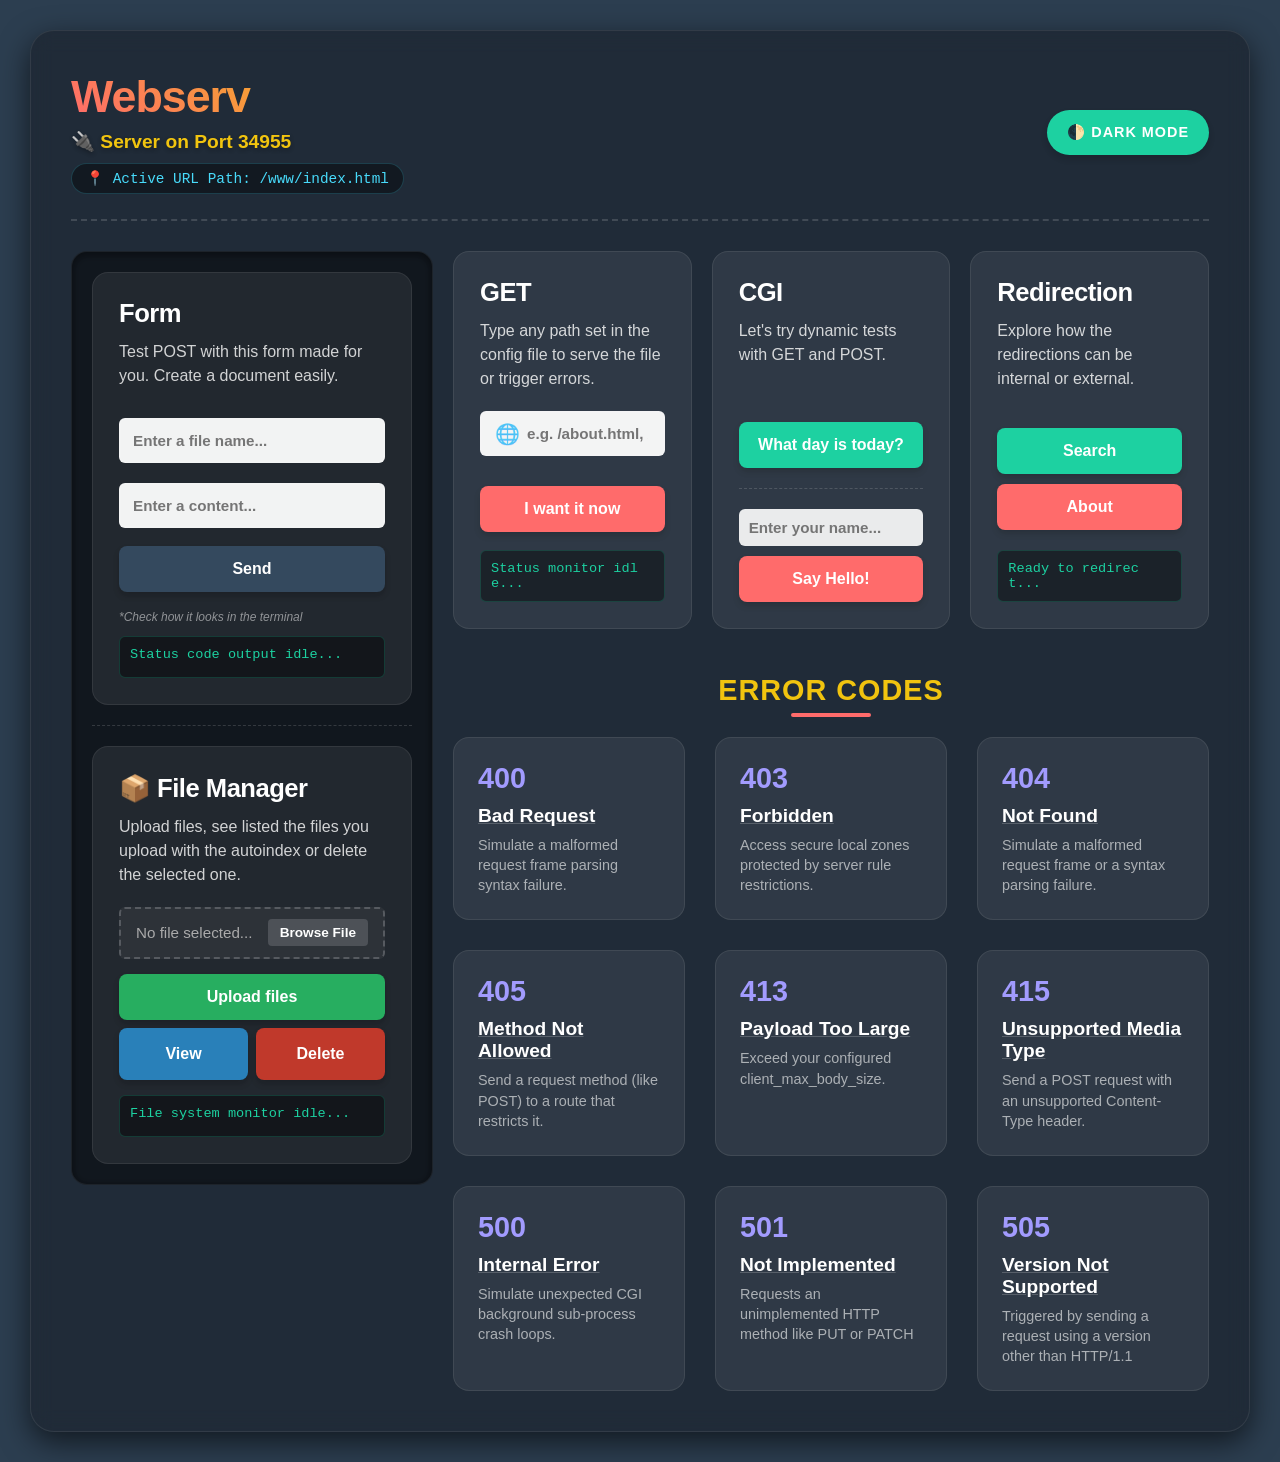
<file: www/index.html>
<!DOCTYPE html>

<html lang="en">

<head>

<meta charset="UTF-8">

<meta name="viewport" content="width=device-width, initial-scale=1.0">

<title>Webserv </title>

<link rel="icon" type="image/svg+xml" href="/favicon.ico">

   

<style>

:root {

/* Fun, Bold Typography Scale */

--main-font-family: 'Montserrat', 'Segoe UI', Roboto, Helvetica, Arial, sans-serif;

--font-size-base: 18px;

--font-size-h1: 2.8rem;

--font-size-h2: 1.6rem;

--font-size-h3: 1.8rem;

/* Universal Dark Mode Overwrite */

--dark-mode-bg: #0f0f11;

/* Dynamic Theme Backing States */

--dynamic-bg-color: #2c3e50;

--container-bg-color: rgba(15, 15, 20, 0.4);

--card-bg-color: rgba(255, 255, 255, 0.07);

--text-color-primary: #ffffff;

--text-color-accent: #f1c40f;

  

/* Vibrant Button Palette */

--btn-bg-standard: #ff6b6b;

--btn-bg-hover: #ff4747;

--btn-bg-alt: #48dbfb;

--btn-bg-alt-hover: #0abde3;

--btn-bg-error: #ee5253;

--btn-bg-toggle: #1dd1a1;

--btn-bg-toggle-hover: #10ac84;

  

/* Visual Layout Spacing macros */

--container-max-width: 1400px;

--card-border-radius: 16px;

--card-padding: 26px;

/* Distinct background for the persistent control sidebar wireframe */

--sidebar-wireframe-bg: rgba(0, 0, 0, 0.45);

}

</style>

  

<style>

body {

font-family: var(--main-font-family);

font-size: var(--font-size-base);

background-color: var(--dynamic-bg-color);

color: var(--text-color-primary);

margin: 0;

padding: 30px;

transition: background-color 0.4s cubic-bezier(0.175, 0.885, 0.32, 1.275);

}

  

.container {

max-width: var(--container-max-width);

margin: 0 auto;

background: var(--container-bg-color);

padding: 40px;

border-radius: calc(var(--card-border-radius) * 1.5);

box-shadow: 0 10px 30px rgba(0, 0, 0, 0.6);

backdrop-filter: blur(10px);

border: 1px solid rgba(255, 255, 255, 0.08);

}

  

/* Top Control Deck Frame */

.top-bar {

display: flex;

justify-content: space-between;

align-items: center;

border-bottom: 2px dashed rgba(255, 255, 255, 0.15);

padding-bottom: 25px;

margin-bottom: 30px;

}

  

.title-area h1 {

margin: 0 0 8px 0;

font-size: var(--font-size-h1);

font-weight: 900;

letter-spacing: -1px;

background: linear-gradient(45deg, #ff6b6b, #f1c40f);

-webkit-background-clip: text;

-webkit-text-fill-color: transparent;

}

.server-info {

font-weight: 700;

color: var(--text-color-accent);

font-size: 1.2rem;

text-shadow: 0 2px 4px rgba(0,0,0,0.3);

}

  

.live-tracker {

display: inline-block;

background: rgba(0, 0, 0, 0.4);

padding: 6px 14px;

border-radius: 20px;

font-family: monospace;

font-size: 0.9rem;

color: #48dbfb;

border: 1px solid rgba(72, 219, 251, 0.2);

margin-top: 10px;

}

  
/*
.visit-counter {

display: inline-block;

background: rgba(241, 196, 15, 0.15);

padding: 6px 14px;

border-radius: 20px;

font-family: monospace;

font-size: 0.9rem;

color: #f1c40f;

border: 1px solid rgba(241, 196, 15, 0.3);

margin-top: 10px;

margin-left: 10px;

}*/

  

.btn-toggle {

background: var(--btn-bg-toggle);

margin: 0;

font-size: 0.9rem;

text-transform: uppercase;

letter-spacing: 1px;

padding: 14px 20px;

border-radius: 30px;

}

.btn-toggle:hover { background: var(--btn-bg-toggle-hover); }

  

/* Two-column layout structure */

.main-workspace {

display: flex;

gap: 30px;

align-items: flex-start;

}

  

/* Sidebar Wireframe styled with a unique backing background color to separate duties */

.sidebar-wireframe {

flex: 0 0 360px;

background: var(--sidebar-wireframe-bg);

padding: 20px;

border-radius: var(--card-border-radius);

border: 1px solid rgba(255, 255, 255, 0.05);

box-shadow: inset 0 2px 10px rgba(0,0,0,0.5);

display: flex;

flex-direction: column;

gap: 20px;

position: sticky;

top: 30px;

}

  

.content-panel {

flex: 1;

}

  

.section-header {

font-size: var(--font-size-h3);

margin-top: 45px;

margin-bottom: 20px;

color: #f1c40f;

text-align: center;

font-weight: 800;

text-transform: uppercase;

letter-spacing: 1px;

position: relative;

padding-bottom: 10px;

}

.section-header::after {

content: '';

position: absolute;

bottom: 0;

left: 50%;

transform: translateX(-50%);

width: 80px;

height: 4px;

background: #ff6b6b;

border-radius: 2px;

}

  

/* Architectural structural layout for rows inside the grid block */

.horizontal-row-deck {

display: grid;

grid-template-columns: repeat(3, 1fr);

gap: 20px;

}

  

/* Image-Inspired Row Grid Layout for the Error Simulation System */

.error-grid-row {

display: grid;

grid-template-columns: repeat(3, 1fr);

gap: 30px;

margin-top: 20px;

}

  

.card {

background: var(--card-bg-color);

padding: var(--card-padding);

border-radius: var(--card-border-radius);

border: 1px solid rgba(255, 255, 255, 0.08);

display: flex;

flex-direction: column;

justify-content: space-between;

transform: translateY(0);

transition: transform 0.2s, box-shadow 0.2s;

}

/* HOVER CONTROL: to excluve inactive cards (.is-offline) */

.card:hover:not([style*="not-allowed"]):not(.error-list-item):not(.is-offline) {

transform: translateY(-4px);

box-shadow: 0 8px 20px rgba(0,0,0,0.3);

border-color: rgba(255,255,255,0.15);

}

  

/* Fixed helper selector pattern for inactive items */

.is-offline {

opacity: 0.40 !important;

pointer-events: none !important;

cursor: not-allowed !important;

}

/* Force every child element within the inactive card to inherit the lock cursor */

.is-offline *, .is-offline input, .is-offline button {

cursor: not-allowed !important;

}

  

/* Custom styling for image */

.error-list-item {

background: var(--card-bg-color);

padding: 24px;

border-radius: var(--card-border-radius);

border: 1px solid rgba(255, 255, 255, 0.08);

display: flex;

flex-direction: column;

text-decoration: none;

color: inherit;

transition: border-color 0.2s, transform 0.2s;

}

.error-list-item:hover {

border-color: var(--btn-bg-error);

transform: translateY(-3px);

box-shadow: 0 6px 15px rgba(238, 82, 83, 0.15);

}

.error-number-badge {

font-size: 1.8rem;

font-weight: 900;

color: #a29bfe;

margin-bottom: 10px;

}

.error-title-link {

font-size: 1.2rem;

font-weight: 700;

color: #ffffff;

margin-bottom: 8px;

text-decoration: underline;

text-decoration-color: rgba(255,255,255,0.2);

}

.error-list-item p {

margin: 0;

font-size: 0.9rem;

color: rgba(255,255,255,0.6);

line-height: 1.4;

}

  

.privacy-notice {

font-size: 0.75rem;

color: rgba(255, 255, 255, 0.5);

font-style: italic;

margin-top: 10px;

display: block;

line-height: 1.3;

}

  

.card h2 {

margin-top: 0;

font-size: var(--font-size-h2);

font-weight: 700;

letter-spacing: -0.5px;

color: #fff;

margin-bottom: 12px;

}

  

.card p {

margin-top: 0;

color: rgba(255,255,255,0.8);

font-size: 1rem;

line-height: 1.5;

margin-bottom: 20px;

}

  

/* Interactive Element Architecture */

a.btn, button, input[type="submit"] {

display: inline-block;

width: 100%;

padding: 14px;

margin: 8px 0;

background: var(--btn-bg-standard);

color: white;

text-decoration: none;

border-radius: 8px;

text-align: center;

font-weight: 800;

border: none;

cursor: pointer;

box-sizing: border-box;

font-size: 1rem;

transition: background 0.2s, transform 0.1s;

box-shadow: 0 4px 6px rgba(0,0,0,0.15);

}

  

a.btn:hover, button:hover { background: var(--btn-bg-hover); }

a.btn:active, button:active { transform: scale(0.97); }

.btn-alt { background: var(--btn-bg-alt); color: #1e272e; }

.btn-alt:hover { background: var(--btn-bg-alt-hover); color: white; }

  

.btn-error { background: var(--btn-bg-error); }

.btn-error:hover { background: rgba(238, 82, 82, 0.9); }

  

input[type="file"], input[type="text"] {

width: 100%;

padding: 12px;

margin: 10px 0;

border-radius: 6px;

border: 2px solid rgba(255,255,255,0.1);

box-sizing: border-box;

background: rgba(255,255,255,0.95);

color: #111;

font-weight: 600;

font-size: 0.95rem;

}

.status-box {

font-size: 0.85rem;

margin-top: 10px;

color: #1dd1a1;

font-family: 'Courier New', Courier, monospace;

background: rgba(0,0,0,0.4);

padding: 10px;

border-radius: 6px;

min-height: 20px;

word-break: break-all;

border: 1px solid rgba(29, 209, 161, 0.2);

}

</style>

</head>

<body>

  

<div class="container">

<div class="top-bar">

<div class="title-area">

<h1>Webserv</h1>

<div id="server-tag" class="server-info">Scanning connection port...</div>

<div class="live-tracker">📍 Active URL Path: <span id="current-path-tracker">/</span></div>

<!--<div class="visit-counter">🍪 Cookie Visits: <span id="cookie-visit-count">1</span></div>-->

</div>

<div class="theme-toggle-container">

<button id="theme-button" class="btn-toggle" onclick="toggleThemeMode()">🌓 Switch to Dark Mode</button>

</div>

</div>

  

<div class="main-workspace" style="display: flex; gap: 20px; align-items: flex-start;">

  

<div class="sidebar-wireframe" style="flex: 0 0 320px; display: flex; flex-direction: column; gap: 20px;">

<!--<div class="card is-offline" style="background: transparent; border: none; padding: 0; margin: 0;">-->
<div class="card" style="transform: none !important; transition: none !important;">

<div>

<h2>Form </h2>

<p>Test POST with this form made for you. Create a document easily. </p>

</div>

<form id="sidebar-post-form" onsubmit="triggerAsyncPost(event)">

<!--<input type="text" id="post-key-name" placeholder="Enter key name..." required disabled>-->
<input type="text" id="post-key-name" placeholder="Enter a file name..." required>

<!--<input type="text" id="post-payload" placeholder="Enter text payload..." required disabled>-->
<input type="text" id="post-payload" placeholder="Enter a content..." required>

<!--<button type="submit" style="background: #34495e;" disabled>Send</button>-->
<button type="submit" style="background: #34495e;" >Send</button>

</form>

<span class="privacy-notice">*Check how it looks in the terminal </span>

<div id="post-status-display" class="status-box">Status code output idle...</div>

</div>

  

<hr style="border: 0; border-top: 1px dashed rgba(255,255,255,0.15); margin: 0;">

  

<div class="card" style="margin: 0; width: 100%; box-sizing: border-box; transform: none !important; transition: none !important; top: 0 !important;">

<div>

<h2>📦 File Manager</h2>

<p>Upload files, see listed the files you upload with the autoindex or delete the selected one.</p>

</div>

<div style="display: flex; flex-direction: column; gap: 15px;">

<div style="position: relative; display: flex; align-items: center; height: 48px; background: rgba(255,255,255,0.05); border: 2px dashed rgba(255,255,255,0.2); border-radius: 6px; overflow: hidden; transition: all 0.2s;"

onmouseover="this.style.borderColor='var(--dynamic-bg-color)'; this.style.background='rgba(255,255,255,0.08)';"

onmouseout="this.style.borderColor='rgba(255,255,255,0.2)'; this.style.background='rgba(255,255,255,0.05)';">

<input type="file" id="file-payload-input" onchange="updateFileLabelName()"

style="position: absolute; left: 0; top: 0; width: 100%; height: 100%; opacity: 0; cursor: pointer; z-index: 5;">

<div id="file-custom-label" style="display: flex; align-items: center; justify-content: space-between; width: 100%; padding: 0 15px; user-select: none; box-sizing: border-box;">

<span style="color: #aaa; font-size: 0.95rem;">No file selected...</span>

<span style="background: rgba(255,255,255,0.15); padding: 6px 12px; border-radius: 4px; font-size: 0.85rem; font-weight: bold;">Browse File</span>

</div>

</div>

  

<div style="display: flex; flex-direction: column; gap: 8px;">

<button onclick="triggerAsyncUpload(event)" class="btn" style="margin:0; background: #27ae60; width: 100%;">Upload files</button>

<div style="display: flex; gap: 8px;">

<a href="/uploads/" target="_blank" class="btn" style="margin:0; flex: 1; background: #2980b9; text-align: center; text-decoration: none; line-height: 24px; color: white;">View</a>

<button onclick="triggerDeleteRequest()" class="btn" style="margin:0; flex: 1; background: #c0392b;">Delete</button>

</div>

</div>

  

<div id="upload-status-display" class="status-box" style="margin: 0;">File system monitor idle...</div>

</div>

</div>

  

</div>

  

<div class="content-panel" style="flex: 1;">

<div class="horizontal-row-deck">

  

<div class="card">

<div>

<h2>GET</h2>

<p>Type any path set in the config file to serve the file or trigger errors.</p>

</div>

<div>

<div style="position: relative; display: flex; align-items: center; margin-bottom: 15px;">

<span onclick="navigateToRouteManually()"

title="Open route in browser tab"

style="position: absolute; left: 15px; font-size: 1.25rem; cursor: pointer; user-select: none; transition: all 0.2s ease; opacity: 0.7; z-index: 10;"

onmouseover="this.style.opacity='1'; this.style.transform='scale(1.2)';"

onmouseout="this.style.opacity='0.7'; this.style.transform='scale(1)';">

🌐

</span>

<input type="text" id="custom-curl-path" placeholder="e.g. /about.html, /list, /test"

style="margin: 0; width: 100%; padding-left: 45px; padding-right: 15px;">

</div>

  

<button onclick="testRouteAsynchronously()" class="btn" style="margin-top: 15px;">I want it now</button>

<div id="get-status-display" class="status-box">Status monitor idle...</div>

</div>

</div>

  

<div class="card">
<div>
    <h2>CGI</h2>
	<p>Let's try dynamic tests with GET and POST.</p>
</div>
<div style="display: flex; flex-direction: column; gap: 15px;">

	<a href="/cgi-bin/today.py" class="btn" style="margin: 0; background: var(--btn-bg-toggle); text-decoration: none; display: block; box-sizing: border-box;">
		What day is today?
	</a>

	<hr style="border: 0; border-top: 1px dashed rgba(255,255,255,0.15); margin: 5px 0;">

	<form id="cgi-hello-form" action="/cgi-bin/hello_you.sh" method="POST" style="display: flex; flex-direction: column; gap: 10px; margin: 0;">
		<div style="display: flex; gap: 8px;">
			<input type="text" id="hello-username" name="username" placeholder="Enter your name..." required 
					style="margin: 0; padding: 10px; border-radius: 6px; background: rgba(255,255,255,0.9); color: #111; border: none; flex: 1; font-weight: bold; width: 100%;">
		</div>
		<button type="submit" style="margin: 0; background: var(--btn-bg-standard); width: 100%;">
			Say Hello!
		</button>
	</form>

</div>
</div>
  

<!--<div class="card is-offline">-->
<div class="card">
	<div>
		<h2>Redirection </h2>
		<p>Explore how the redirections can be internal or external.</p>
	</div>
	<div style="display: flex; flex-direction: column; gap: 10px;">
		
		<button onclick="interceptRedirect('/search')" class="btn" style="margin:0; background: var(--btn-bg-toggle);">
			Search
		</button>
		
		<button onclick="interceptRedirect('/new-about')" class="btn" style="margin:0;">
			About
		</button>
		
		<div id="redirect-status-display" class="status-box">Ready to redirect...</div>
	</div>
</div>

  

</div>

  

<div class="section-header">Error Codes</div>

  

<div class="error-grid-row">

<a href="/errors/HTML/400.html" class="error-list-item">

<div class="error-number-badge">400</div>

<div class="error-title-link">Bad Request</div>

<p>Simulate a malformed request frame parsing syntax failure.</p>

</a>

  

<a href="/errors/HTML/403.html" class="error-list-item">

<div class="error-number-badge">403</div>

<div class="error-title-link">Forbidden</div>

<p>Access secure local zones protected by server rule restrictions.</p>

</a>

  

<a href="/errors/HTML/404.html" class="error-list-item">

<div class="error-number-badge">404</div>

<div class="error-title-link">Not Found</div>

<p>Simulate a malformed request frame or a syntax parsing failure.</p>

</a>

  

<a href="/errors/HTML/405.html" class="error-list-item">

<div class="error-number-badge">405</div>

<div class="error-title-link">Method Not Allowed</div>

<p>Send a request method (like POST) to a route that restricts it.</p>

</a>

  

<a href="/errors/HTML/413.html" class="error-list-item">

<div class="error-number-badge">413</div>

<div class="error-title-link">Payload Too Large</div>

<p>Exceed your configured client_max_body_size.</p>

</a>

  

<a href="/errors/HTML/415.html" class="error-list-item">

<div class="error-number-badge">415</div>

<div class="error-title-link">Unsupported Media Type</div>

<p>Send a POST request with an unsupported Content-Type header.</p>

</a>


<a href="/errors/HTML/500.html" class="error-list-item">

<div class="error-number-badge">500</div>

<div class="error-title-link">Internal Error</div>

<p>Simulate unexpected CGI background sub-process crash loops.</p>

</a>

<a href="/errors/HTML/501.html" class="error-list-item">

<div class="error-number-badge">501</div>

<div class="error-title-link">Not Implemented</div>

<p>Requests an unimplemented HTTP method like PUT or PATCH</p>

</a>
<a href="/errors/HTML/505.html" class="error-list-item">

<div class="error-number-badge">505</div>

<div class="error-title-link">Version Not Supported</div>

<p>Triggered by sending a request using a version other than HTTP/1.1</p>

</a>

</div>

  

<script>

const currentPort = window.location.port;

const documentRoot = document.documentElement;

const textLabelElement = document.getElementById('server-tag');

const themeButton = document.getElementById('theme-button');

const pathTrackerField = document.getElementById('current-path-tracker');

let vibrantColorMacro = '#2c3e50';

let isDarkModeActive = false;

  

pathTrackerField.innerText = window.location.pathname + window.location.search;

  
if (currentPort === "8080") {

vibrantColorMacro = '#2980b9'; // Blue

textLabelElement.innerText = `🚀 MAIN SERVER on Port ${currentPort}`;

}

else if (currentPort === "8081") {

vibrantColorMacro = '#8e44ad'; // Purple

textLabelElement.innerText = `🚀 MAIN SERVER on Port ${currentPort}`;

}

else if (currentPort === "9080") {

vibrantColorMacro = '#10ac84'; // Green

textLabelElement.innerText = `🔌 SERVER 1 on Port ${currentPort}`;

}

else if (currentPort === "9090" || currentPort === "9092") {

vibrantColorMacro = '#d35400'; // Orange

textLabelElement.innerText = `🔥 SERVER 2 on Port ${currentPort}`;

}

else if (currentPort === "7080") {

vibrantColorMacro = '#154464'; // Darker Blue

textLabelElement.innerText = `🗑️ SERVER 3 on Port ${currentPort}`;

}

else if (currentPort === "6080") {

vibrantColorMacro = '#27ae60'; // Dark green

textLabelElement.innerText = `🛡️ SERVER 4 on Port ${currentPort}`;

}

else {

vibrantColorMacro = '#2c3e50';

textLabelElement.innerText = `🔌 Server on Port ${currentPort || '80'}`;

}

  

updateDisplayTheme();

  

function toggleThemeMode() {

isDarkModeActive = !isDarkModeActive;

updateDisplayTheme();

}

  

function updateDisplayTheme() {

if (isDarkModeActive) {

const darkColor = getComputedStyle(documentRoot).getPropertyValue('--dark-mode-bg').trim();

documentRoot.style.setProperty('--dynamic-bg-color', darkColor);

themeButton.innerText = "🌈 Vibrant Mode";

} else {

documentRoot.style.setProperty('--dynamic-bg-color', vibrantColorMacro);

themeButton.innerText = "🌓 Dark Mode";

}

}

  

//GET (Button)
function testRouteAsynchronously() {

const inputPath = document.getElementById('custom-curl-path').value.trim();

const outputField = document.getElementById('get-status-display');

if (!inputPath) {

outputField.innerText = "⚠️ Type a path";

return;

}

outputField.innerText = `Testing route: ${inputPath}...`;

fetch(inputPath)

.then(res => {

outputField.innerText = `HTTP Status Code:\n ${res.status} ${res.statusText}\nContent-Type: ${res.headers.get('content-type') || 'Not Set'}`;

})

.catch(err => {

outputField.innerText = `[NETWORK ERROR] Could not reach endpoint: ${err}`;

});

}

  

// GET (icon)
function navigateToRouteManually() {

const inputPath = document.getElementById('custom-curl-path').value.trim();

if (!inputPath) {

window.location.href = "/errors/HTML/404.html"; // default behaviour

return;

}

window.location.href = inputPath;

}

  

// FORM (POST)
function triggerAsyncPost(event) {

	event.preventDefault();

	const fileName = document.getElementById('post-key-name').value.trim();
	const fileContent = document.getElementById('post-payload').value;
	const output = document.getElementById('post-status-display');

	if (!fileName) {
		output.innerText = "⚠️ Enter a file name";
		return;
	}

	output.innerText = "Creating file ...";

	fetch('/uploads/' + fileName,{
			method: 'POST',
			headers: { 'Content-Type': 'text/plain' },
			body: fileContent
		})
	.then(res => {
			output.innerText = `[POST] Status: ${res.status} (${res.status === 201 ? 'File Created' : 'Error'})`;
	})
	.catch(err => output.innerText = `[ERR] ${err}`);
}

  
// FILE MANAGER (POST)
function triggerAsyncUpload(event) {

	event.preventDefault();

	const fileInput = document.getElementById('file-payload-input');
	const output = document.getElementById('upload-status-display');

	if (fileInput.files.length === 0) {
		output.innerText = "⚠️ Select a file first";
		return;
	}

	const file = fileInput.files[0];

	output.innerText = "Uploading file...";

	// Upload
	fetch('/uploads/' + file.name, {
		method: 'POST',
		headers: { 'Content-Type': 'application/octet-stream' },
		body: file
	})
	.then(res => {
		output.innerText = `[UPLOAD] Status: ${res.status} (${res.status === 201 ? 'Success' : 'Failed'})`;
	})
	.catch(err => output.innerText = `[ERR] ${err}`);
}

  

// FILE MANAGER (DELETE)
function triggerDeleteRequest() {
	const fileInput = document.getElementById('file-payload-input');
	const output = document.getElementById('upload-status-display');

	if (fileInput.files.length === 0) {
		output.innerText = "⚠️ Select a file to delete";
		return;
	}

	const fileName = fileInput.files[0].name;
	output.innerText = `Deleting ${fileName}...`;

	fetch('/uploads/' + fileName, {
		method: 'DELETE'
	})
	.then(res => {
		output.innerText = `[DELETE] Status: ${res.status} (${res.status === 204 ? 'Deleted' : 'Error'})`;
	})
	.catch(err => output.innerText = `[ERR] ${err}`);
}


function updateFileLabelName() {

const input = document.getElementById('file-payload-input');

const label = document.getElementById('file-custom-label');

  

if (input.files.length > 0) {

  

const fileName = input.files[0].name;

  

label.innerHTML = `

<span style="color: #fff; font-size: 0.95rem; font-weight: 500; white-space: nowrap; overflow: hidden; text-overflow: ellipsis; max-width: 180px;" title="${fileName}">

✔️ ${fileName}

</span>

<span style="background: rgba(255,255,255,0.15); padding: 6px 12px; border-radius: 4px; font-size: 0.85rem; font-weight: bold; color: #fff;">

Change

</span>`;

} else {

label.innerHTML = `

<span style="color: #aaa; font-size: 0.95rem;">📄 No file selected...</span>

<span style="background: rgba(255,255,255,0.15); padding: 6px 12px; border-radius: 4px; font-size: 0.85rem; font-weight: bold;">

Browse File

</span>`;

}

}

function interceptRedirect(targetPath) {
	const output = document.getElementById('redirect-status-display');
	output.innerText =
		"Connecting ...";

	setTimeout(() => {
			window.location.href = targetPath;
		}, 1500);
}
  

</script>

</body>

</html>
</file>
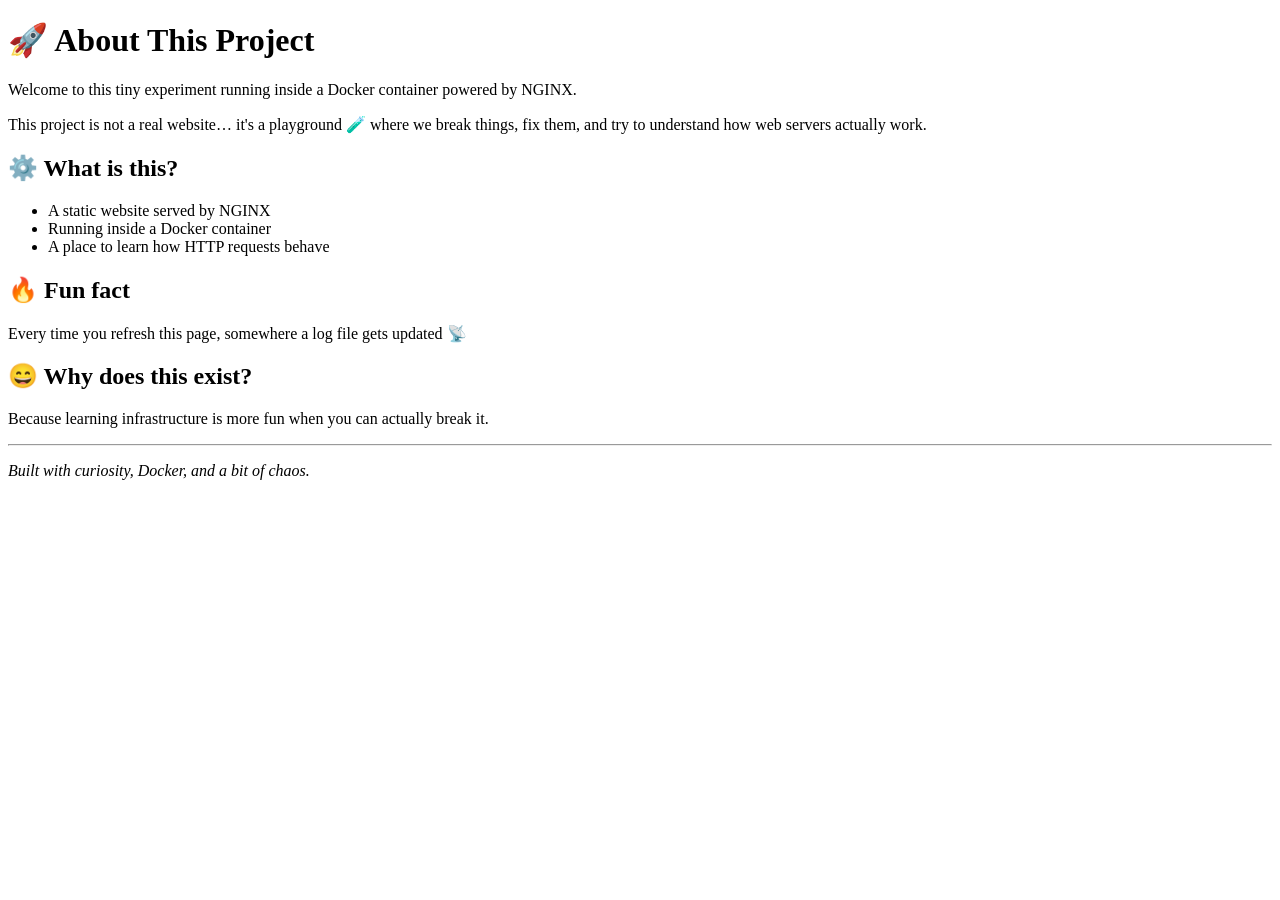
<file: www/about.html>
<!DOCTYPE html>
<html lang="en">
  <head>
	<meta charset="UTF-8" />
	<title>About Page</title>
  </head>

  <body>
	<h1>🚀 About This Project</h1>

	<p>
	  Welcome to this tiny experiment running inside a Docker container powered by NGINX.
	</p>

	<p>
	  This project is not a real website… it's a playground 🧪 where we break things, fix them,
	  and try to understand how web servers actually work.
	</p>

	<h2>⚙️ What is this?</h2>
	<ul>
	  <li>A static website served by NGINX</li>
	  <li>Running inside a Docker container</li>
	  <li>A place to learn how HTTP requests behave</li>
	  </ul>

	<h2>🔥 Fun fact</h2>
	<p>
	  Every time you refresh this page, somewhere a log file gets updated 📡
	</p>

	<h2>😄 Why does this exist?</h2>
	<p>
	  Because learning infrastructure is more fun when you can actually break it.
	</p>

	<hr />

	<p><em>Built with curiosity, Docker, and a bit of chaos.</em></p>
  </body>
</html>
</file>
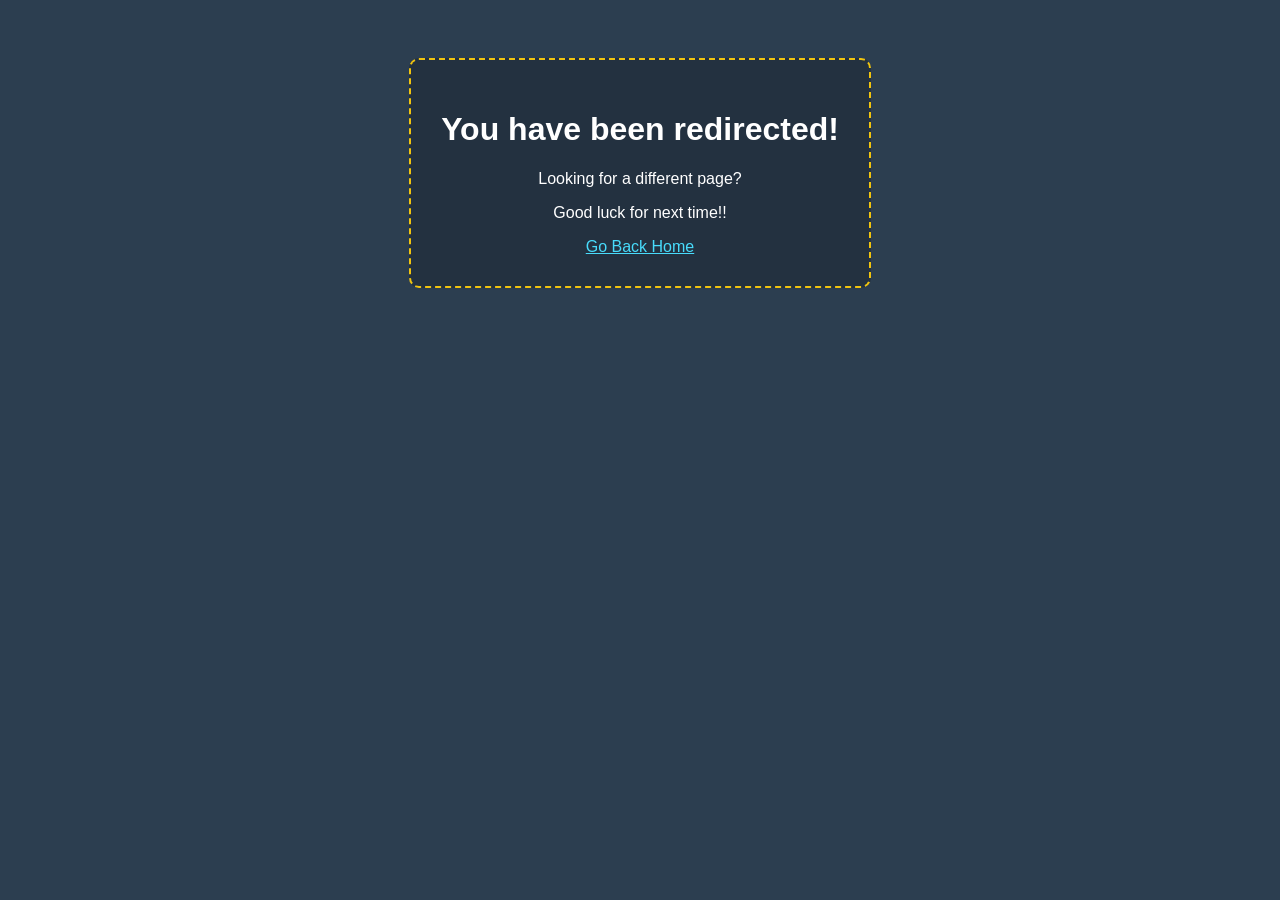
<file: www/redirection.html>
<!DOCTYPE html>
<html lang="en">
<head>
    <meta charset="UTF-8">
    <title>Temporary Redirection</title>
    <style>
        body { background: #2c3e50; color: white; font-family: sans-serif; text-align: center; padding: 50px; }
        .box { border: 2px dashed #f1c40f; padding: 30px; display: inline-block; border-radius: 10px; background: rgba(0,0,0,0.2); }
    </style>
</head>
<body>
    <div class="box">
        <h1>You have been redirected!</h1>
        <p>Looking for a different page?</p>
        <p>Good luck for next time!!</p>
        <a href="/" style="color: #48dbfb;">Go Back Home</a>
    </div>
</body>
</html>
</file>
